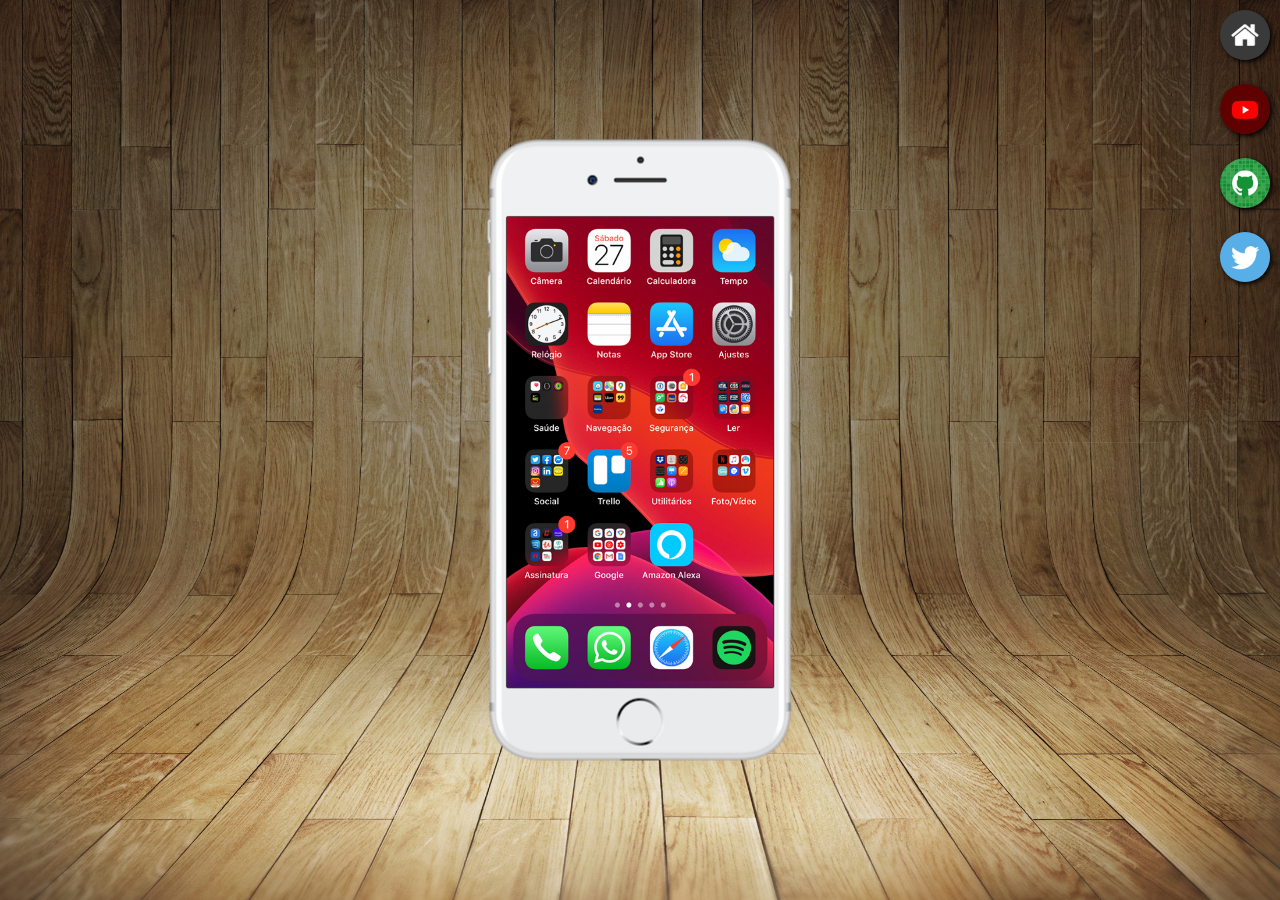
<file: index.html>
<!DOCTYPE html>
<html lang="pt-br">
<head>
    <meta charset="UTF-8">
    <meta name="viewport" content="width=device-width, initial-scale=1.0">
    <title>Redes Sociais</title>
    <link rel="shortcut icon" href="favicon.ico" type="image/x-icon">
    <link rel="stylesheet" href="style.css">
</head>
<body>
    <main>
        <section id="telefone">
            <iframe src="home.html" name="tela" id="tela" frameborder="0">
                Seu navegador não é compatível com esse projeto
            </iframe>
        </section>
        <section id="redes">
            <a href="home.html" target="tela"><img src="imagens/logo-home.jpg" alt=""></a><br>
            <a href="youtube.html" target="tela"><img src="imagens/logo-youtube.jpg" alt=""></a><br>
            <a href="github.html" target="tela"><img src="imagens/logo-github.jpg" alt=""></a><br>
            <a href="twitter.html" target="tela"><img src="imagens/logo-twitter.jpg" alt=""></a><br>
        </section>
    </main>
</body>
</html>
</file>
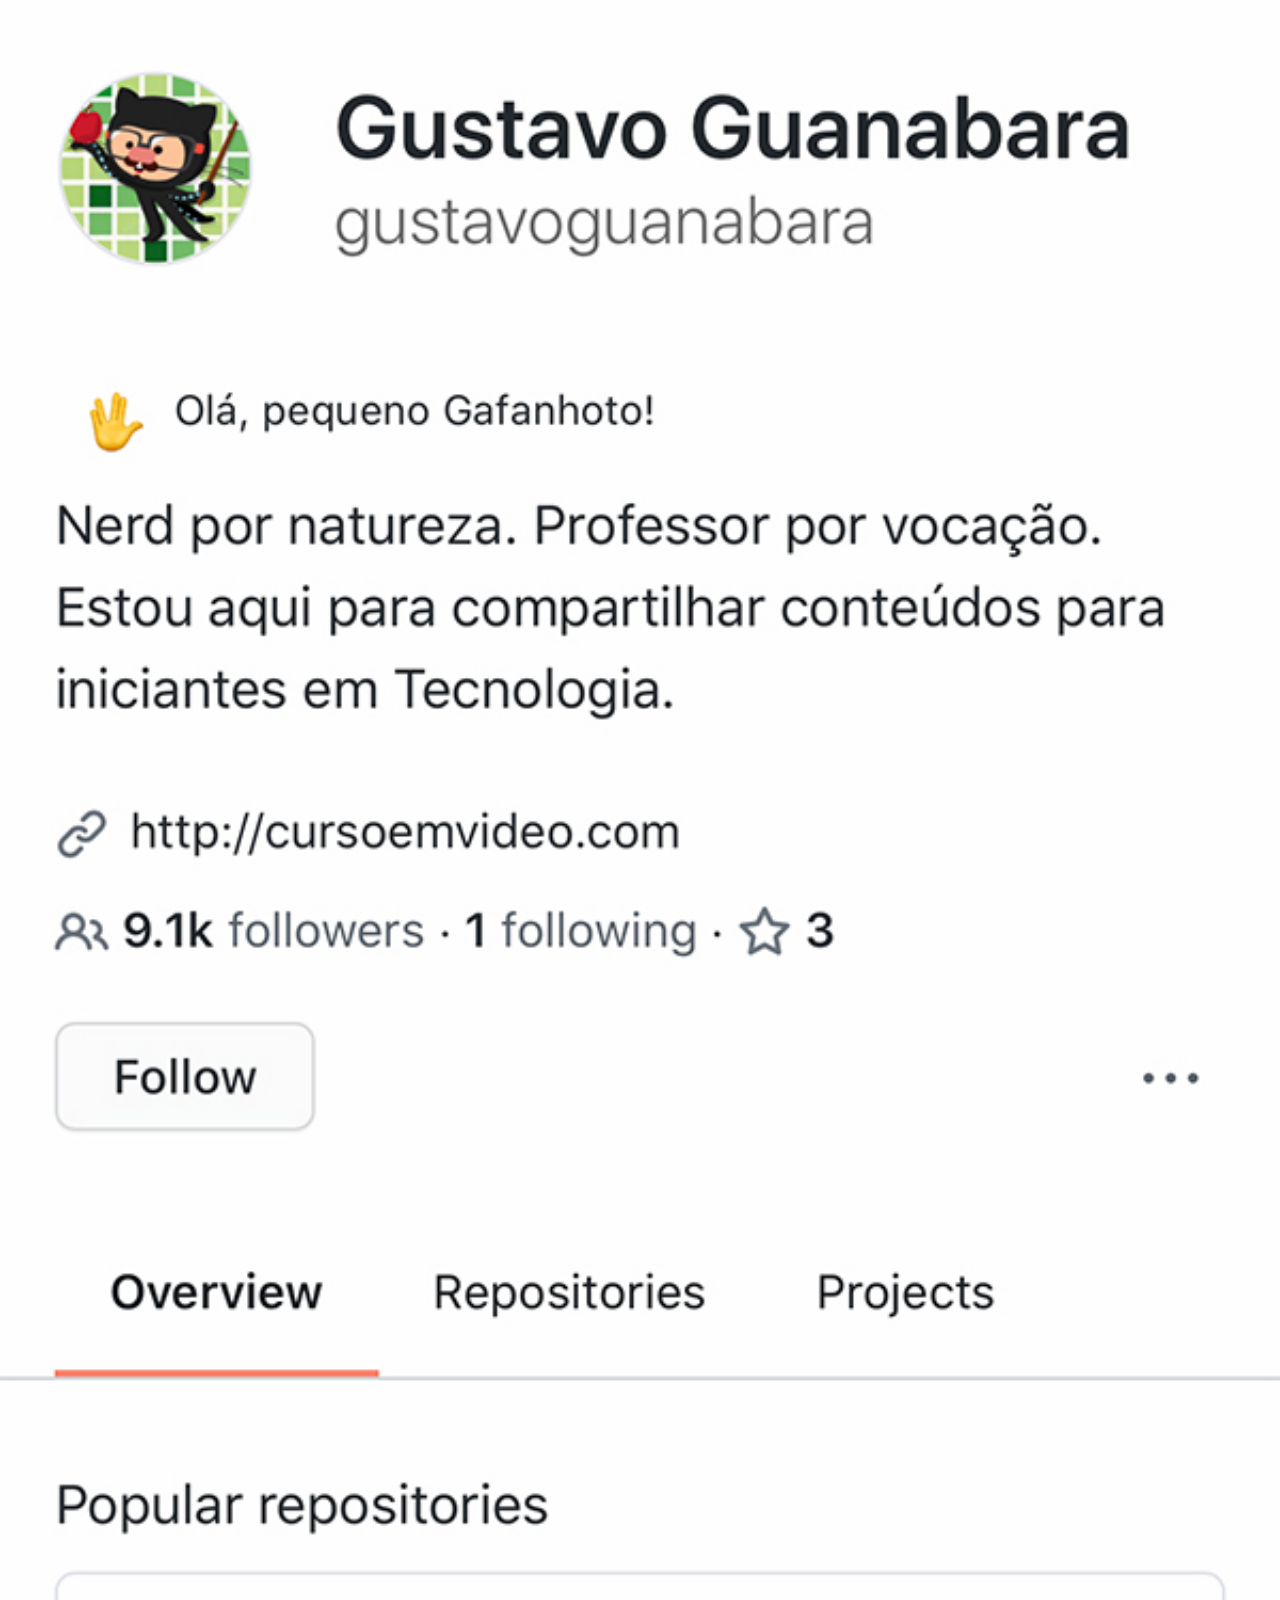
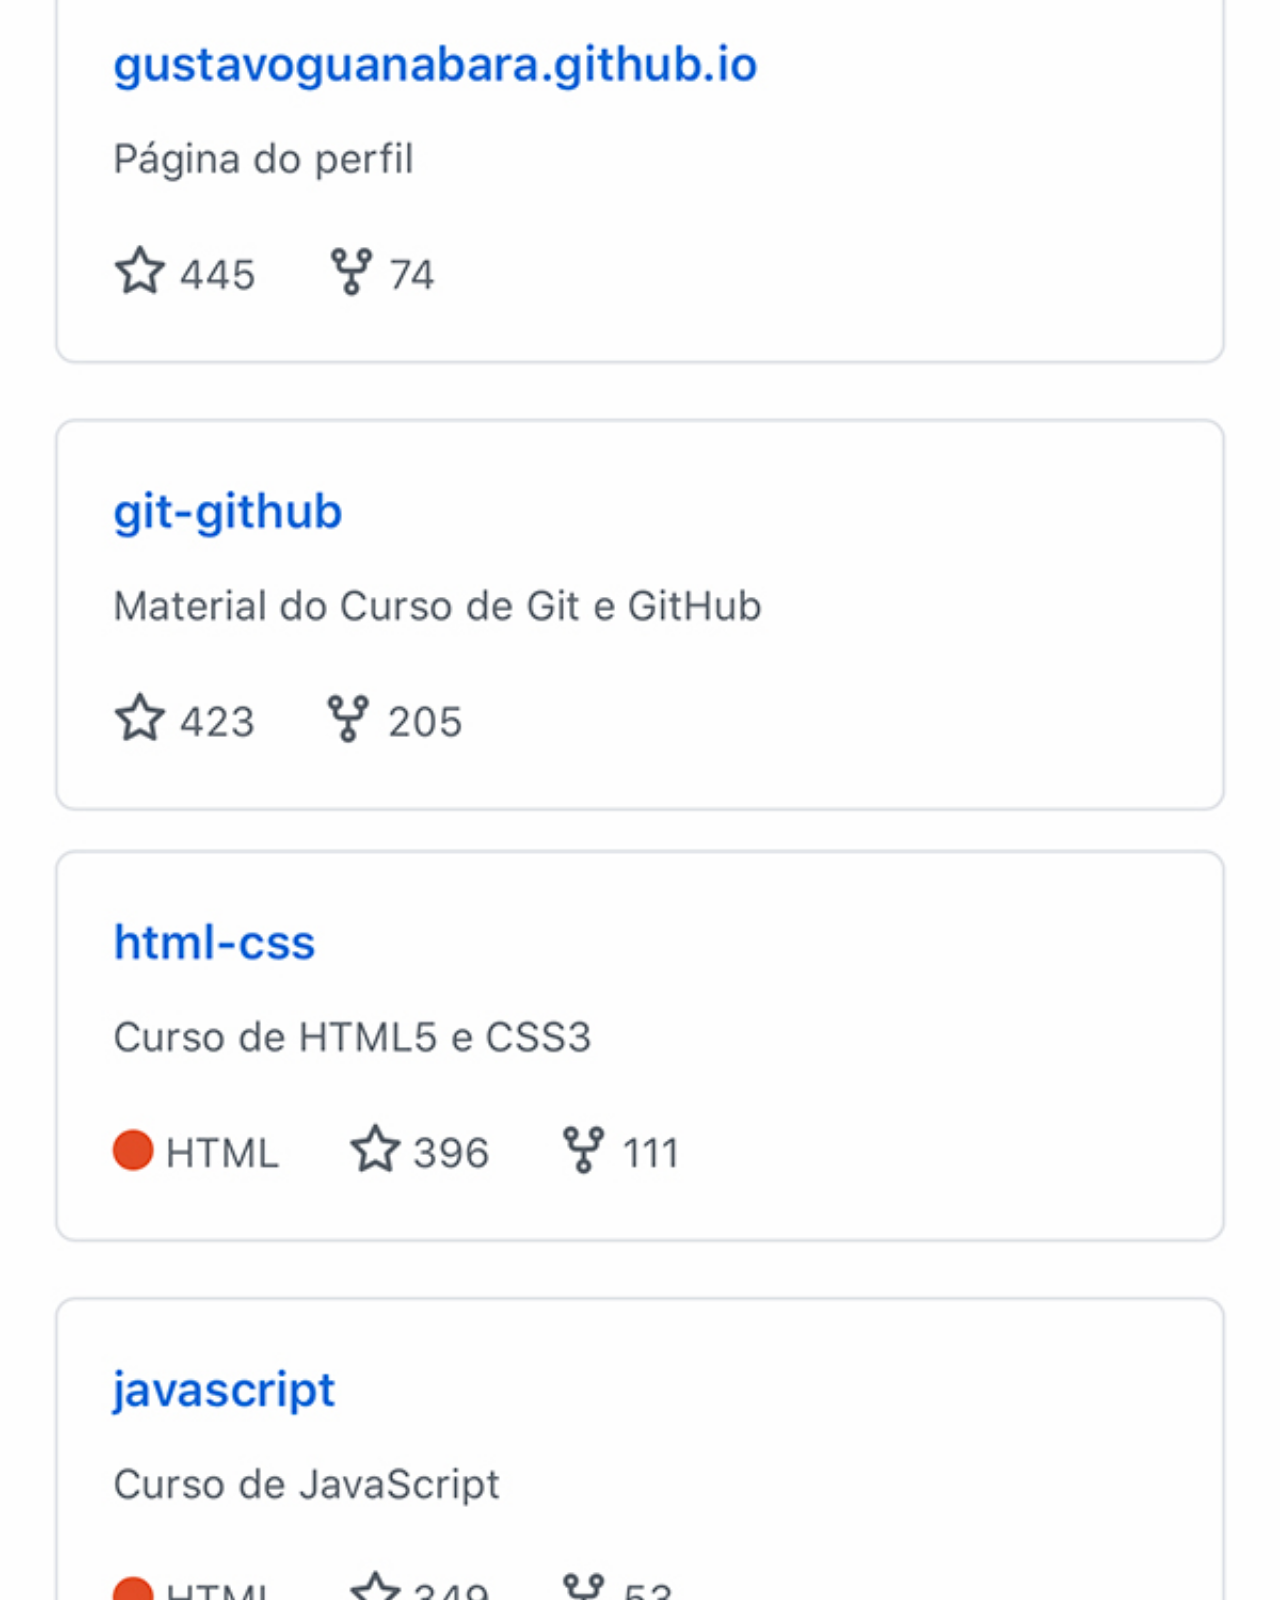
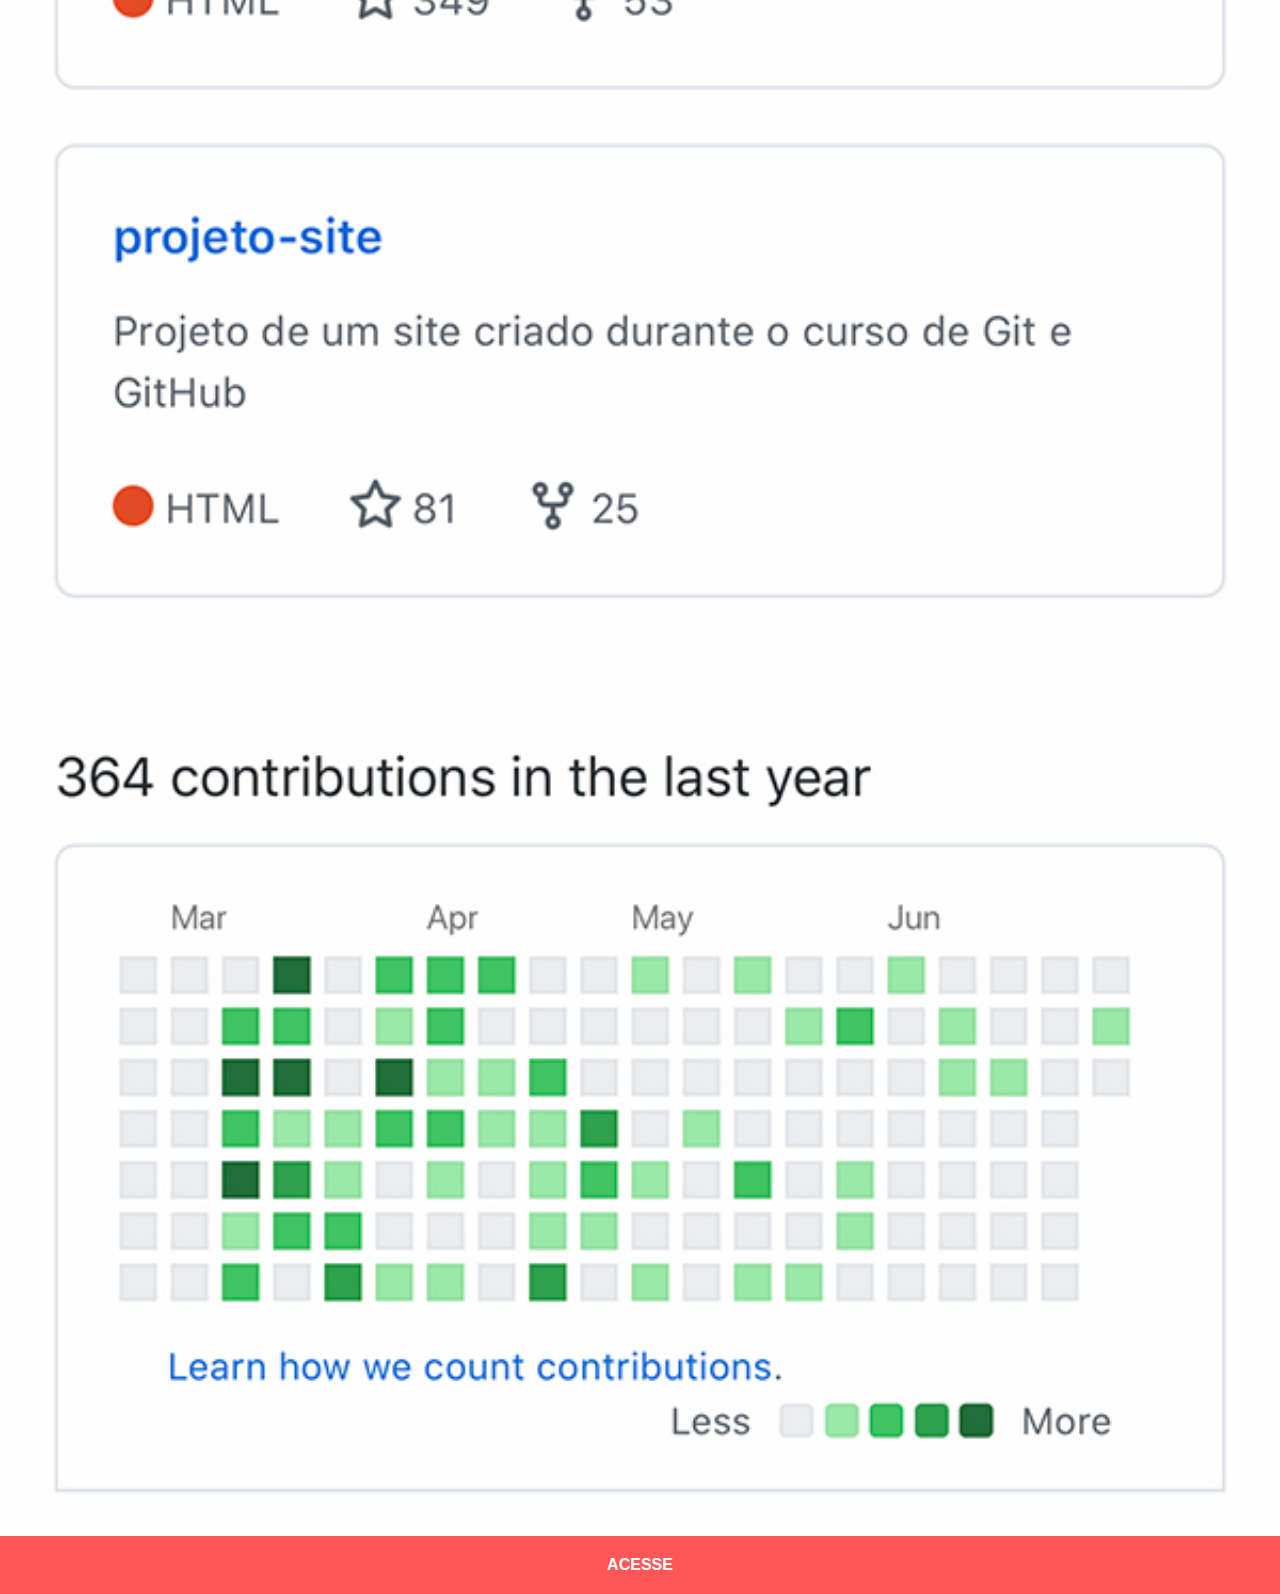
<file: github.html>
<!DOCTYPE html>
<html lang="pt-br">
<head>
    <meta charset="UTF-8">
    <meta name="viewport" content="width=device-width, initial-scale=1.0">
    <title>GitHub</title>
    <style>
        *
        {
            padding: 0px;
            margin: 0px;
            font-family: Arial, Helvetica, sans-serif;
        }

        ::-webkit-scrollbar
        {
            width: 0px;
            height: 0px;
        }

        img
        {
            width: 100vw;
        }

        a
        {
            display: block;
            color: white;
            background-color: rgba(255, 0, 0, 0.658);
            padding: 20px;
            text-align: center;
            font-weight: bolder;
            text-decoration: none;
        }

        a:hover
        {
            background-color: red;
        }
    </style>
</head>
<body>
    <img src="imagens/tela-github.jpg" alt="GitHub">
    <a href="https://github.com" target="_blank">ACESSE</a>
</body>
</html>
</file>
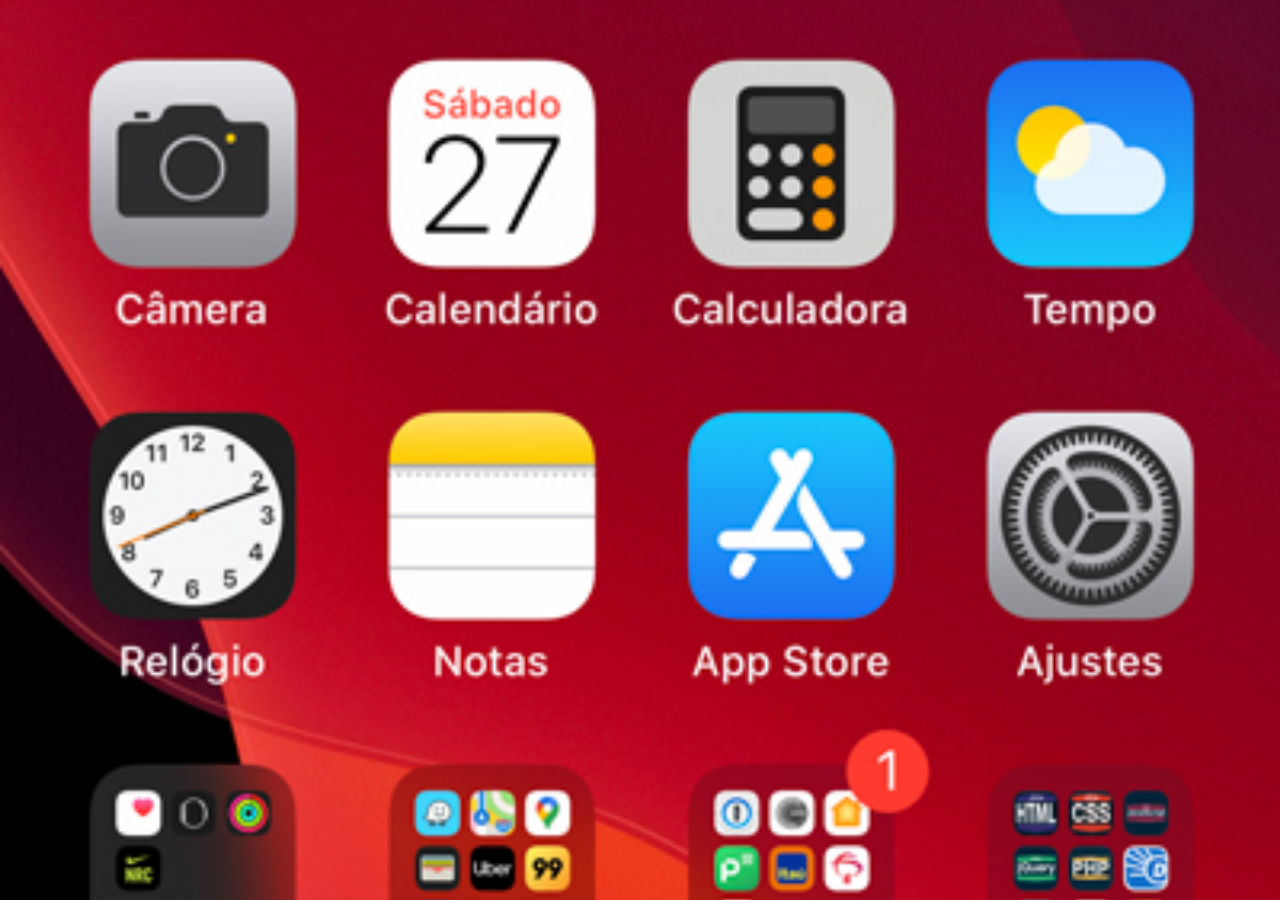
<file: home.html>
<!DOCTYPE html>
<html lang="pt-br">
<head>
    <meta charset="UTF-8">
    <meta name="viewport" content="width=device-width, initial-scale=1.0">
    <title>Document</title>
</head>
<body>
    <style>
        *
        {
            margin: 0px;
            padding: 0px;
        }

        body
        {
            width: 100vw;
            height: 100vh;
            background: black url(imagens/tela-home.jpg) no-repeat top center;
            background-size: cover;
        }


    </style>
</body>
</html>
</file>
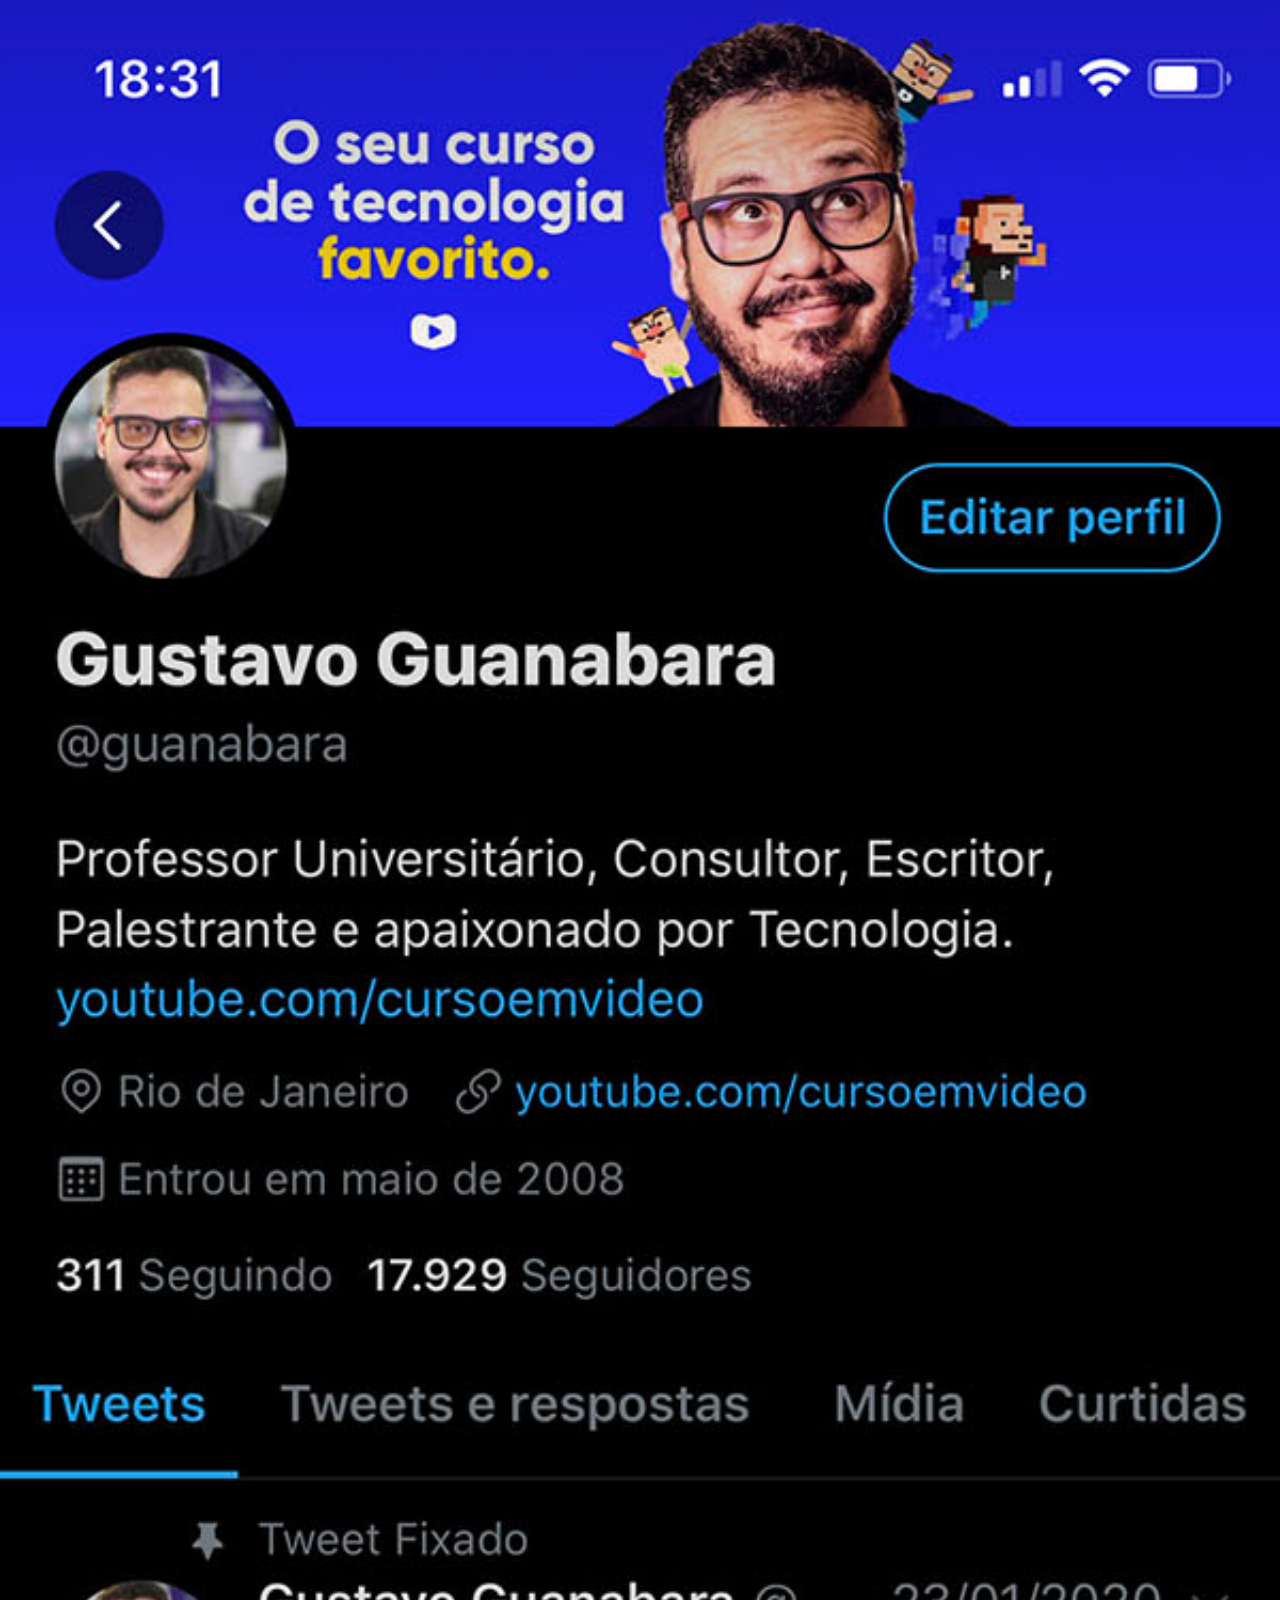
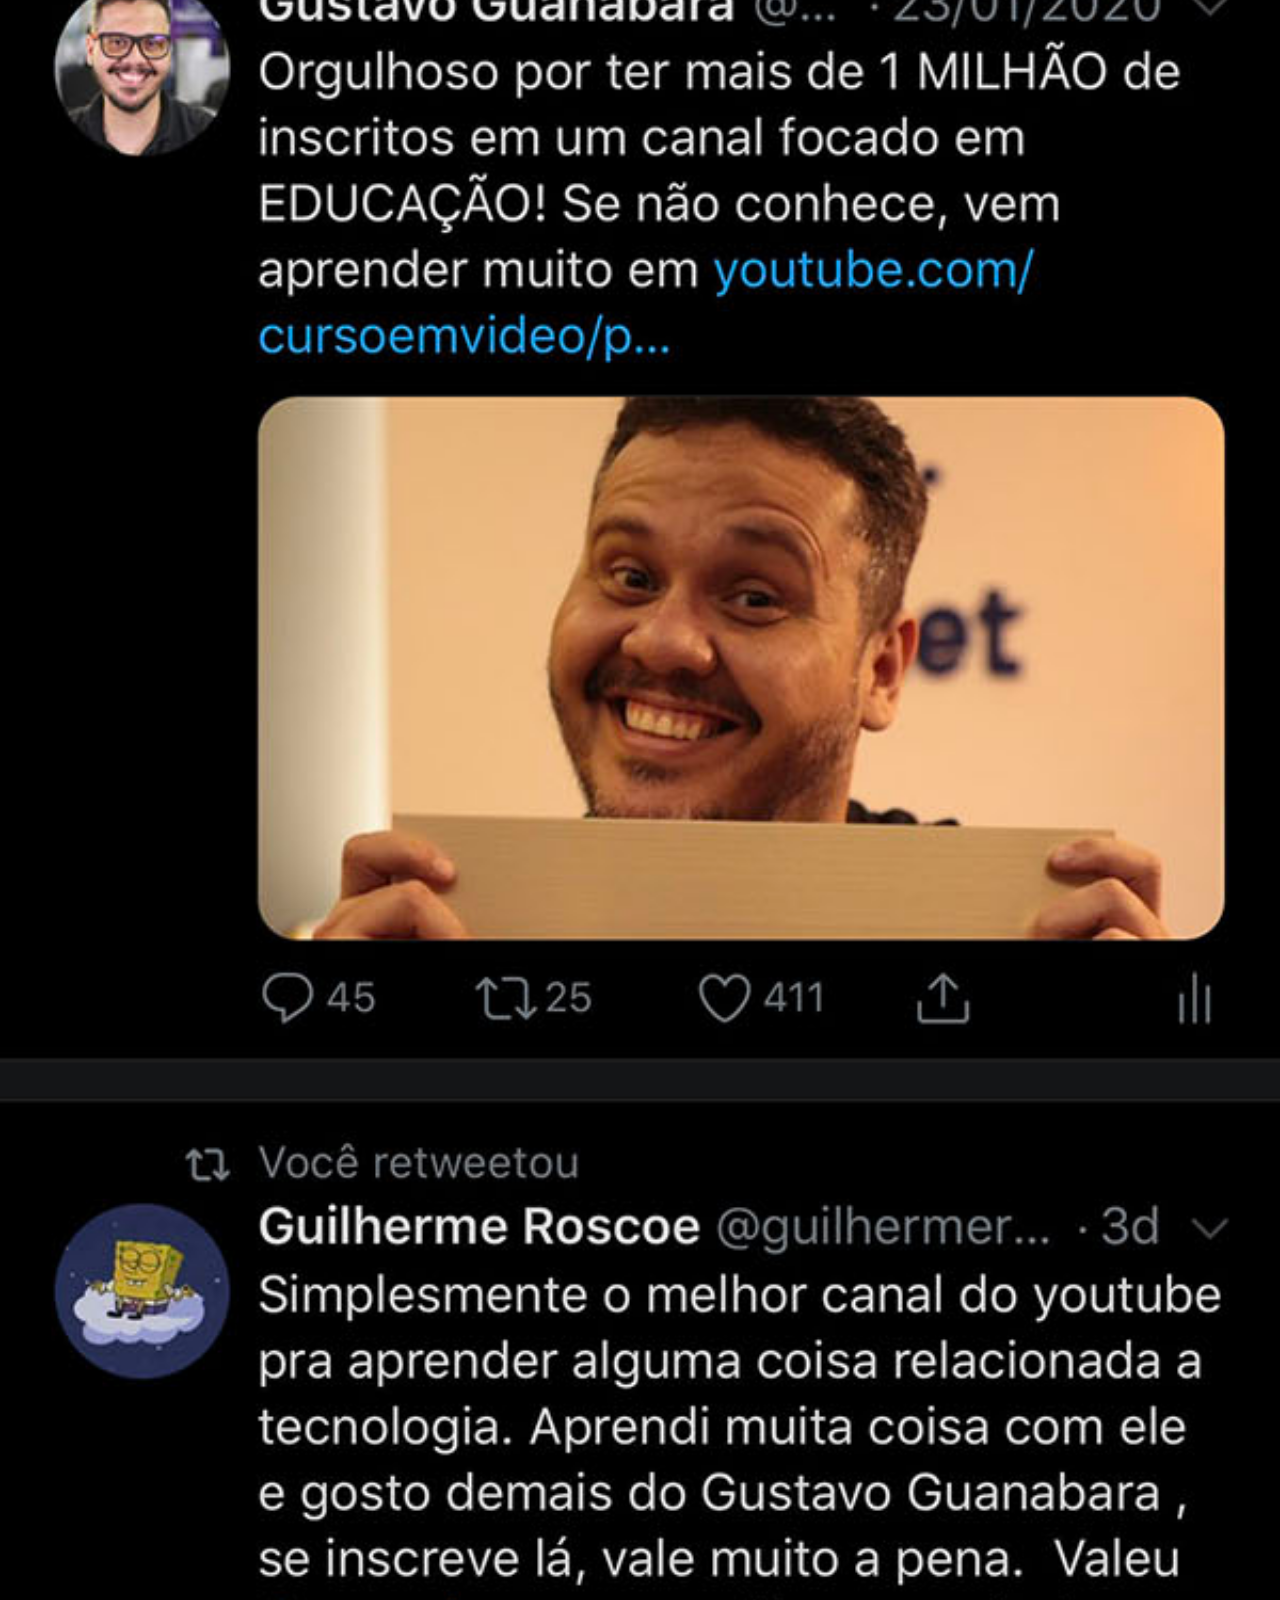
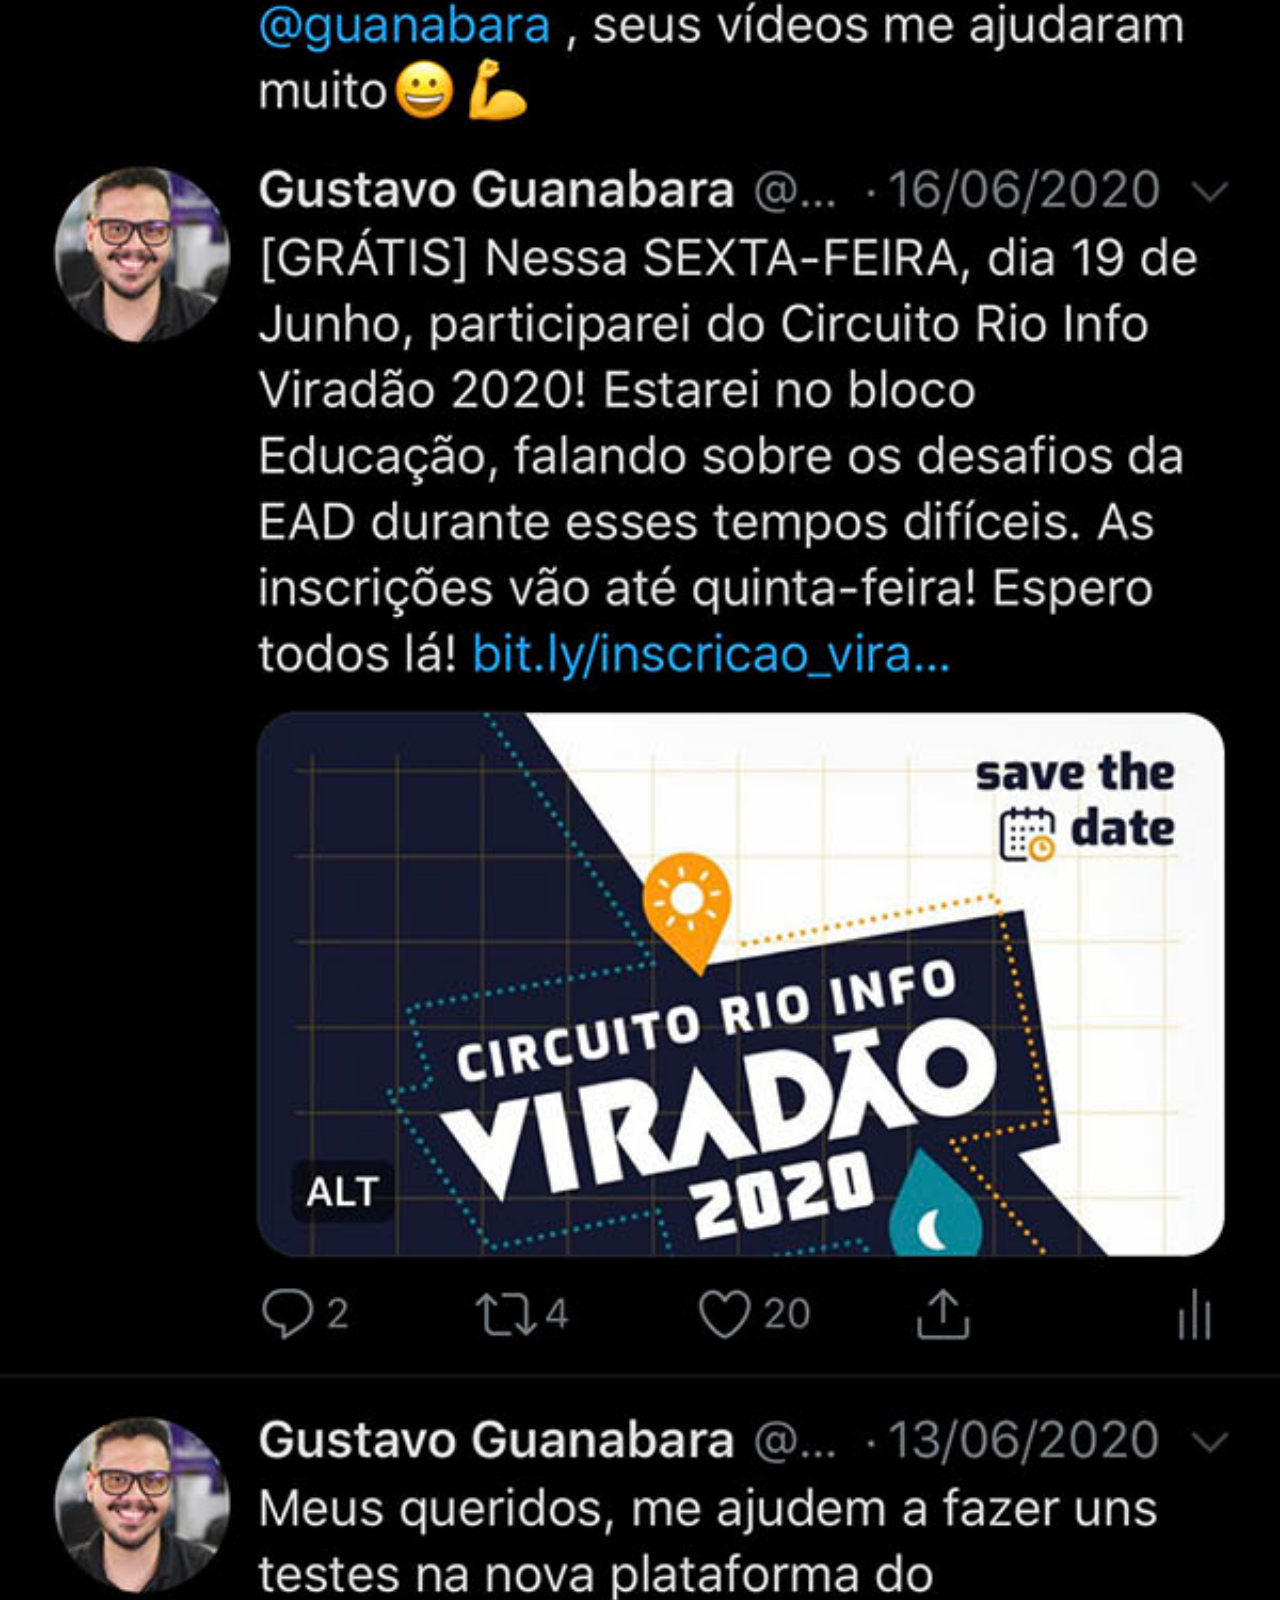
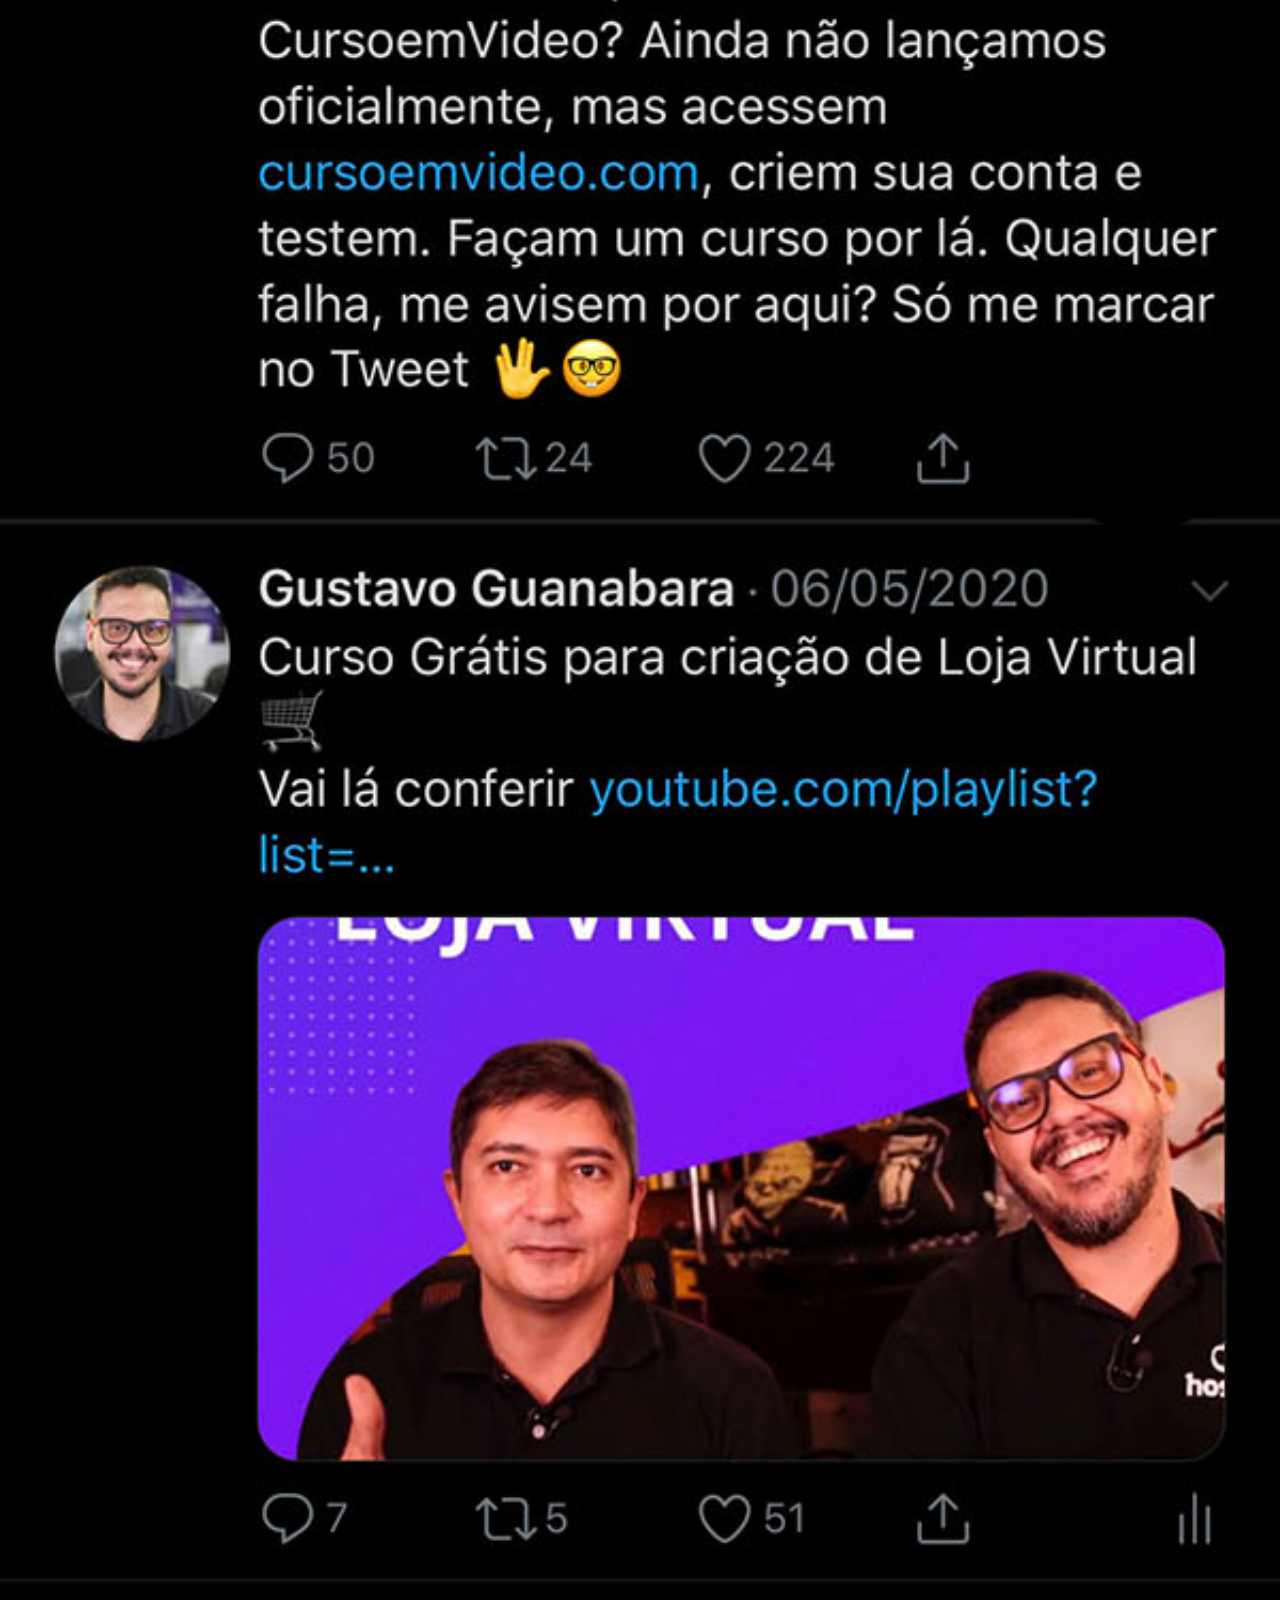
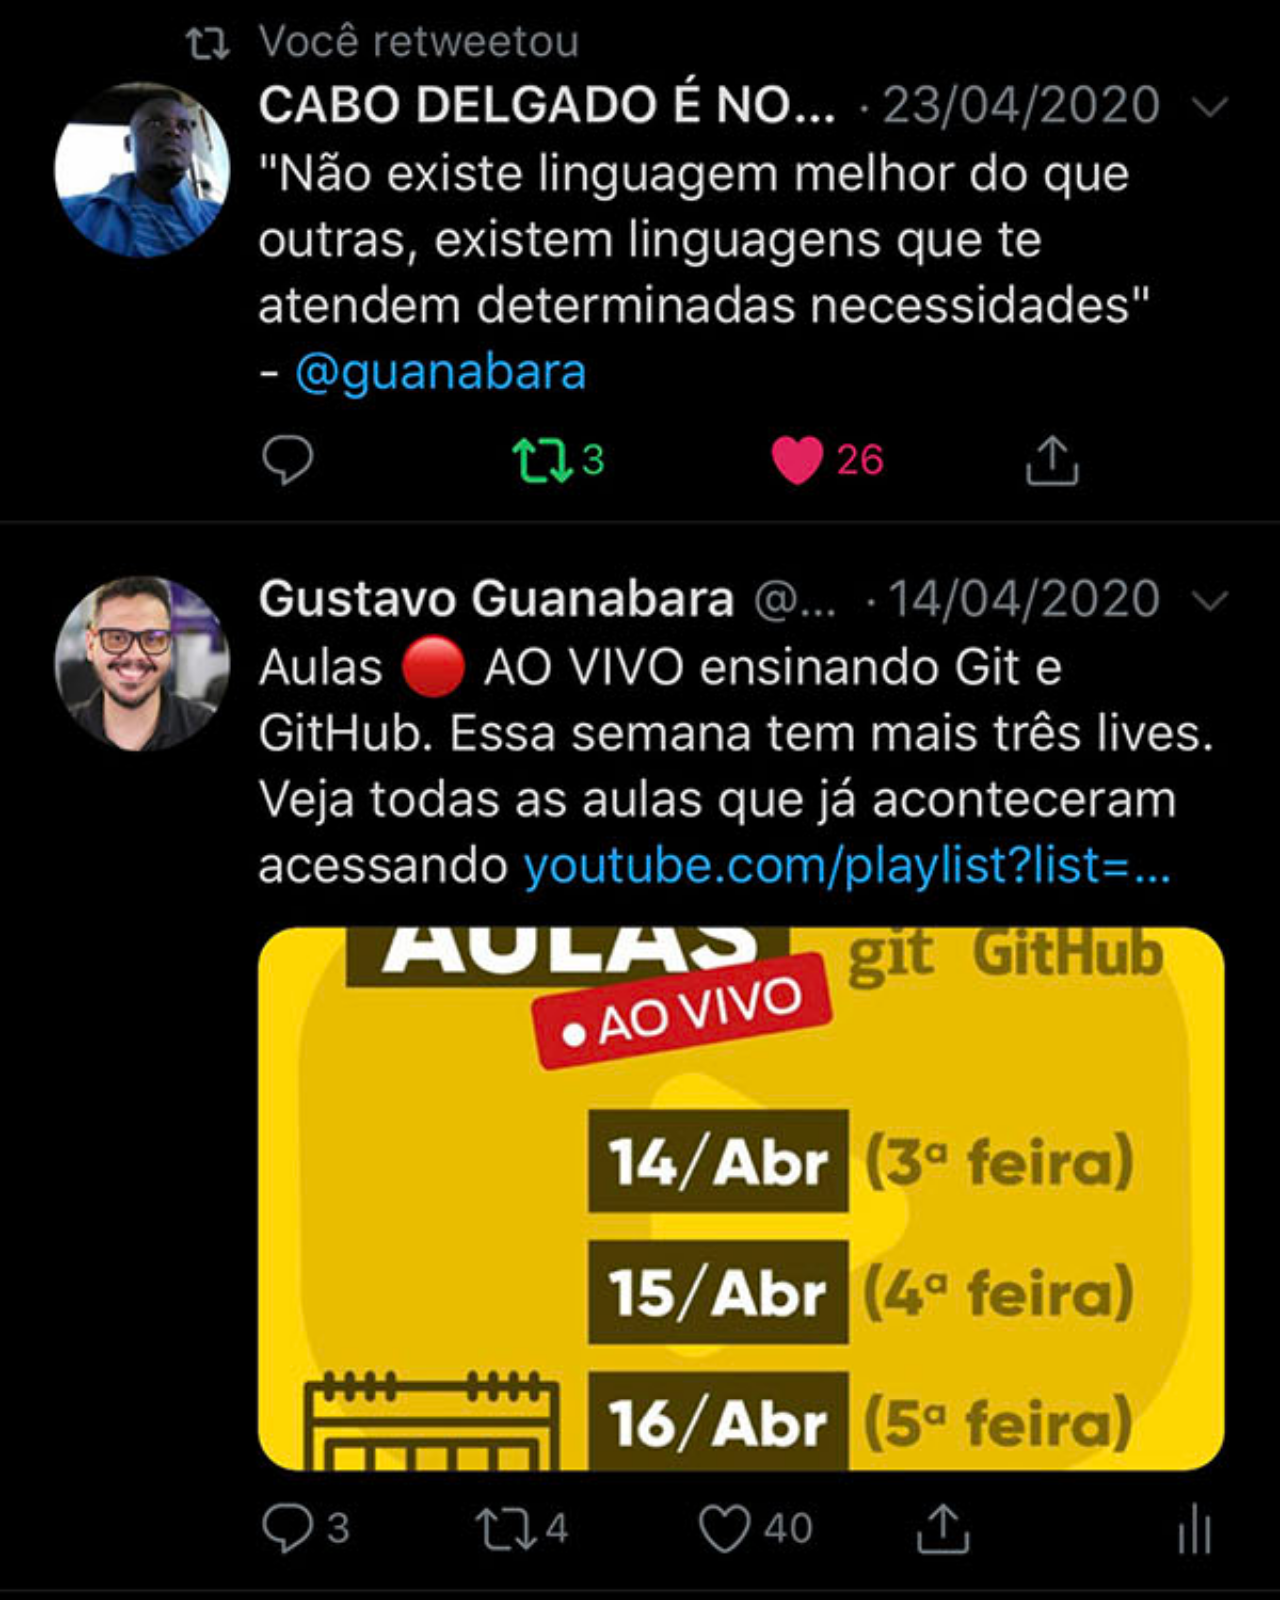
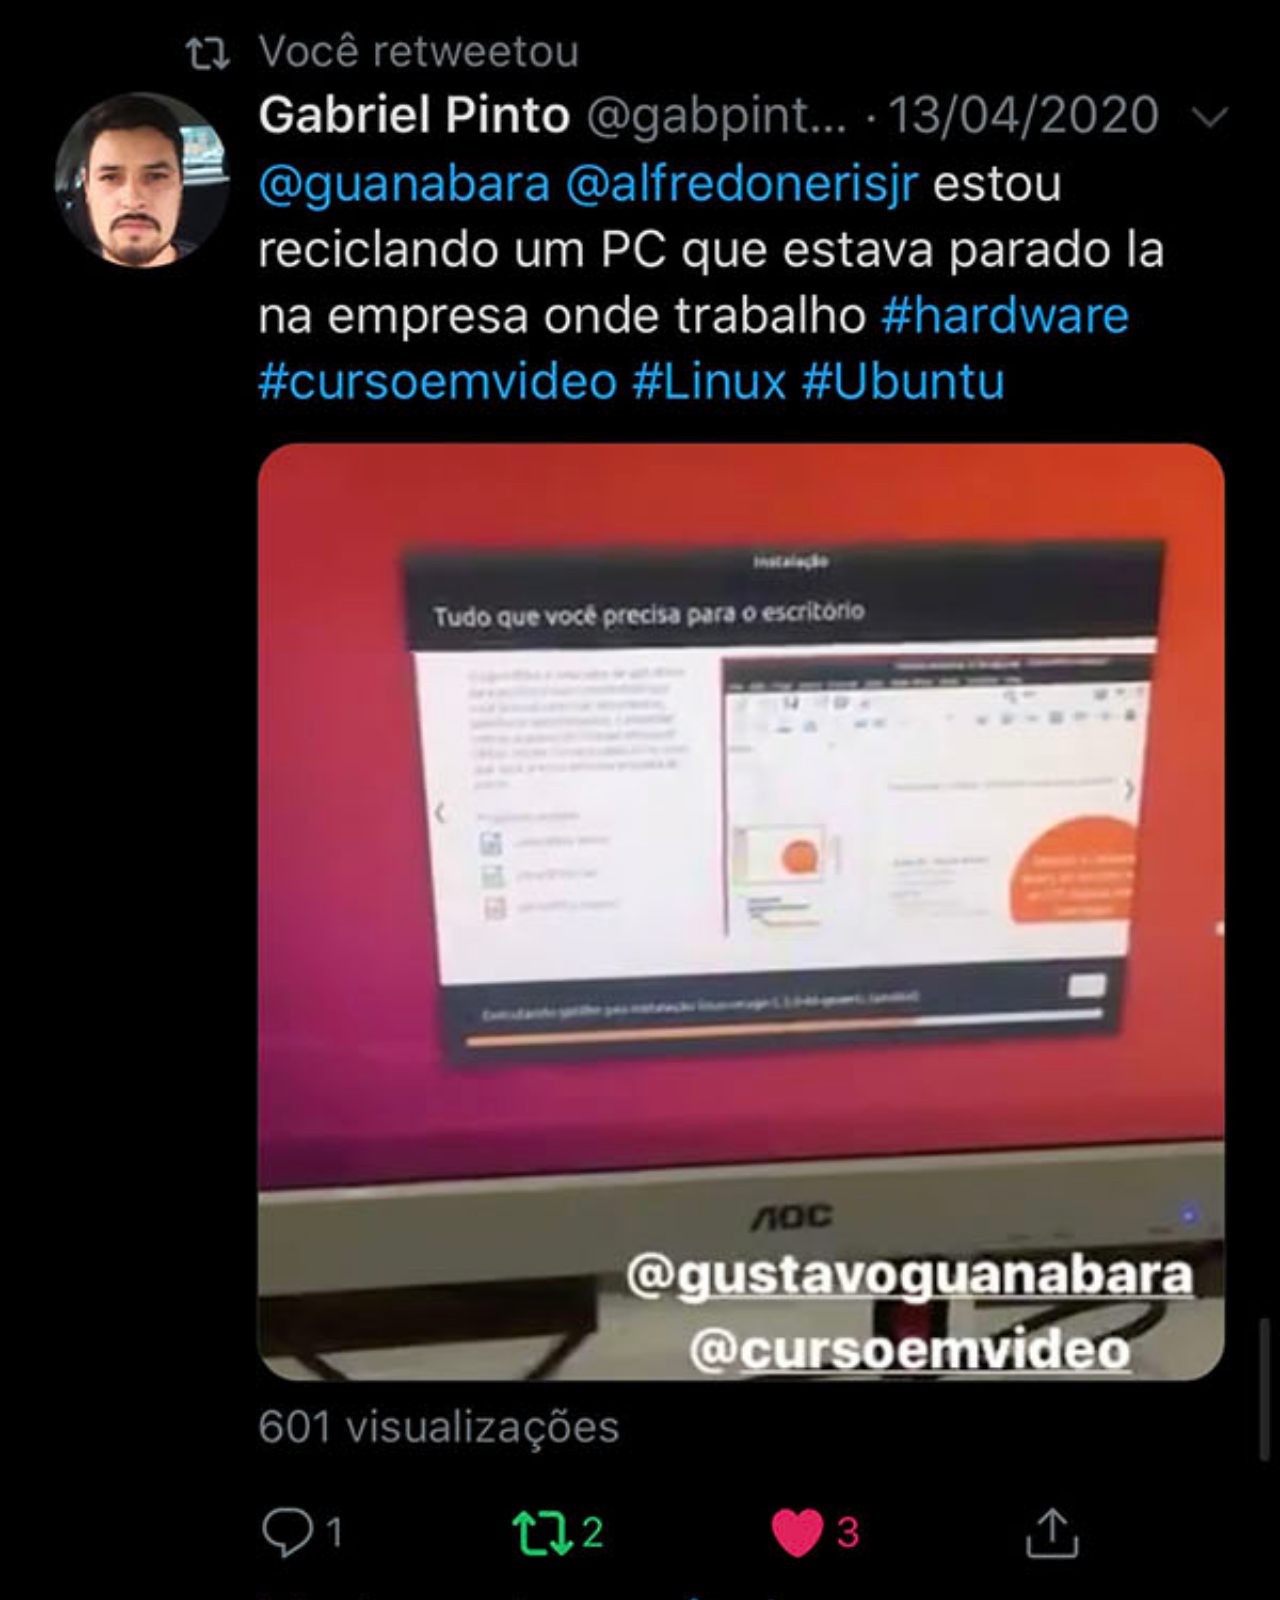
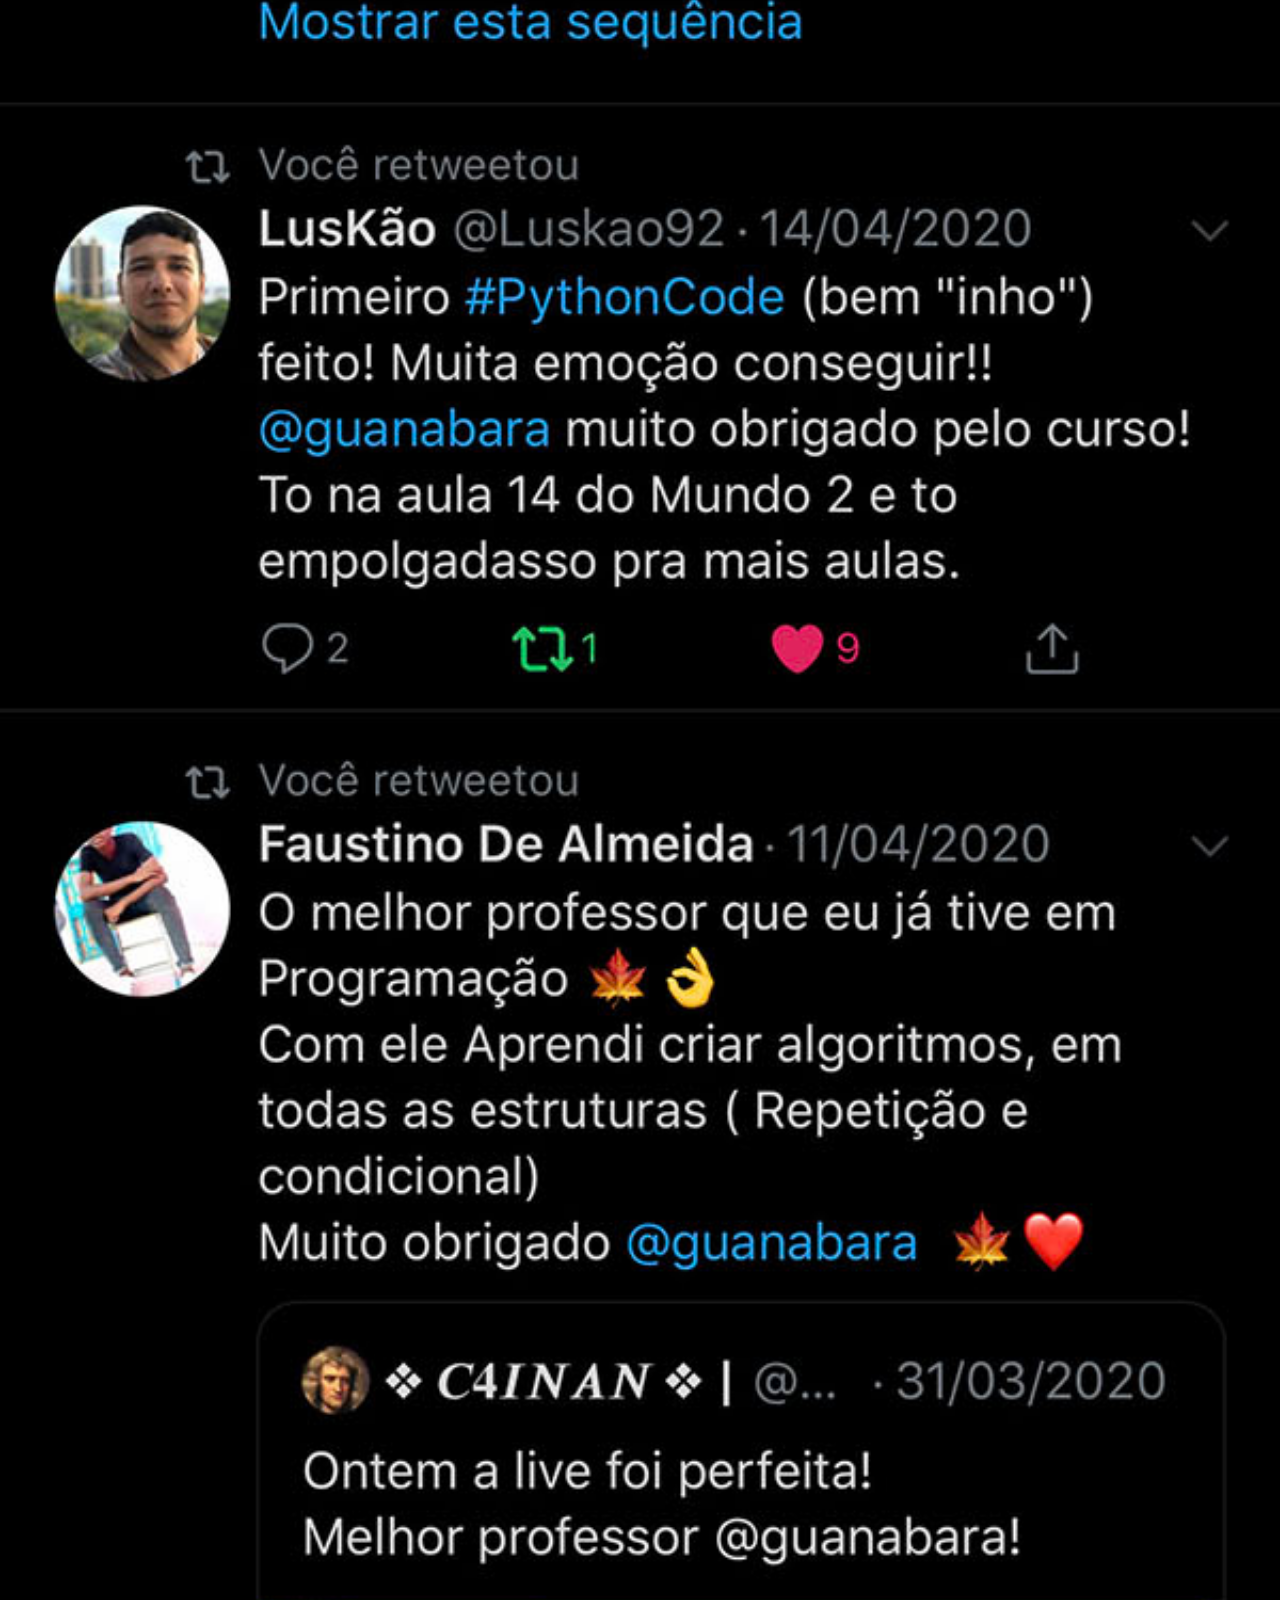
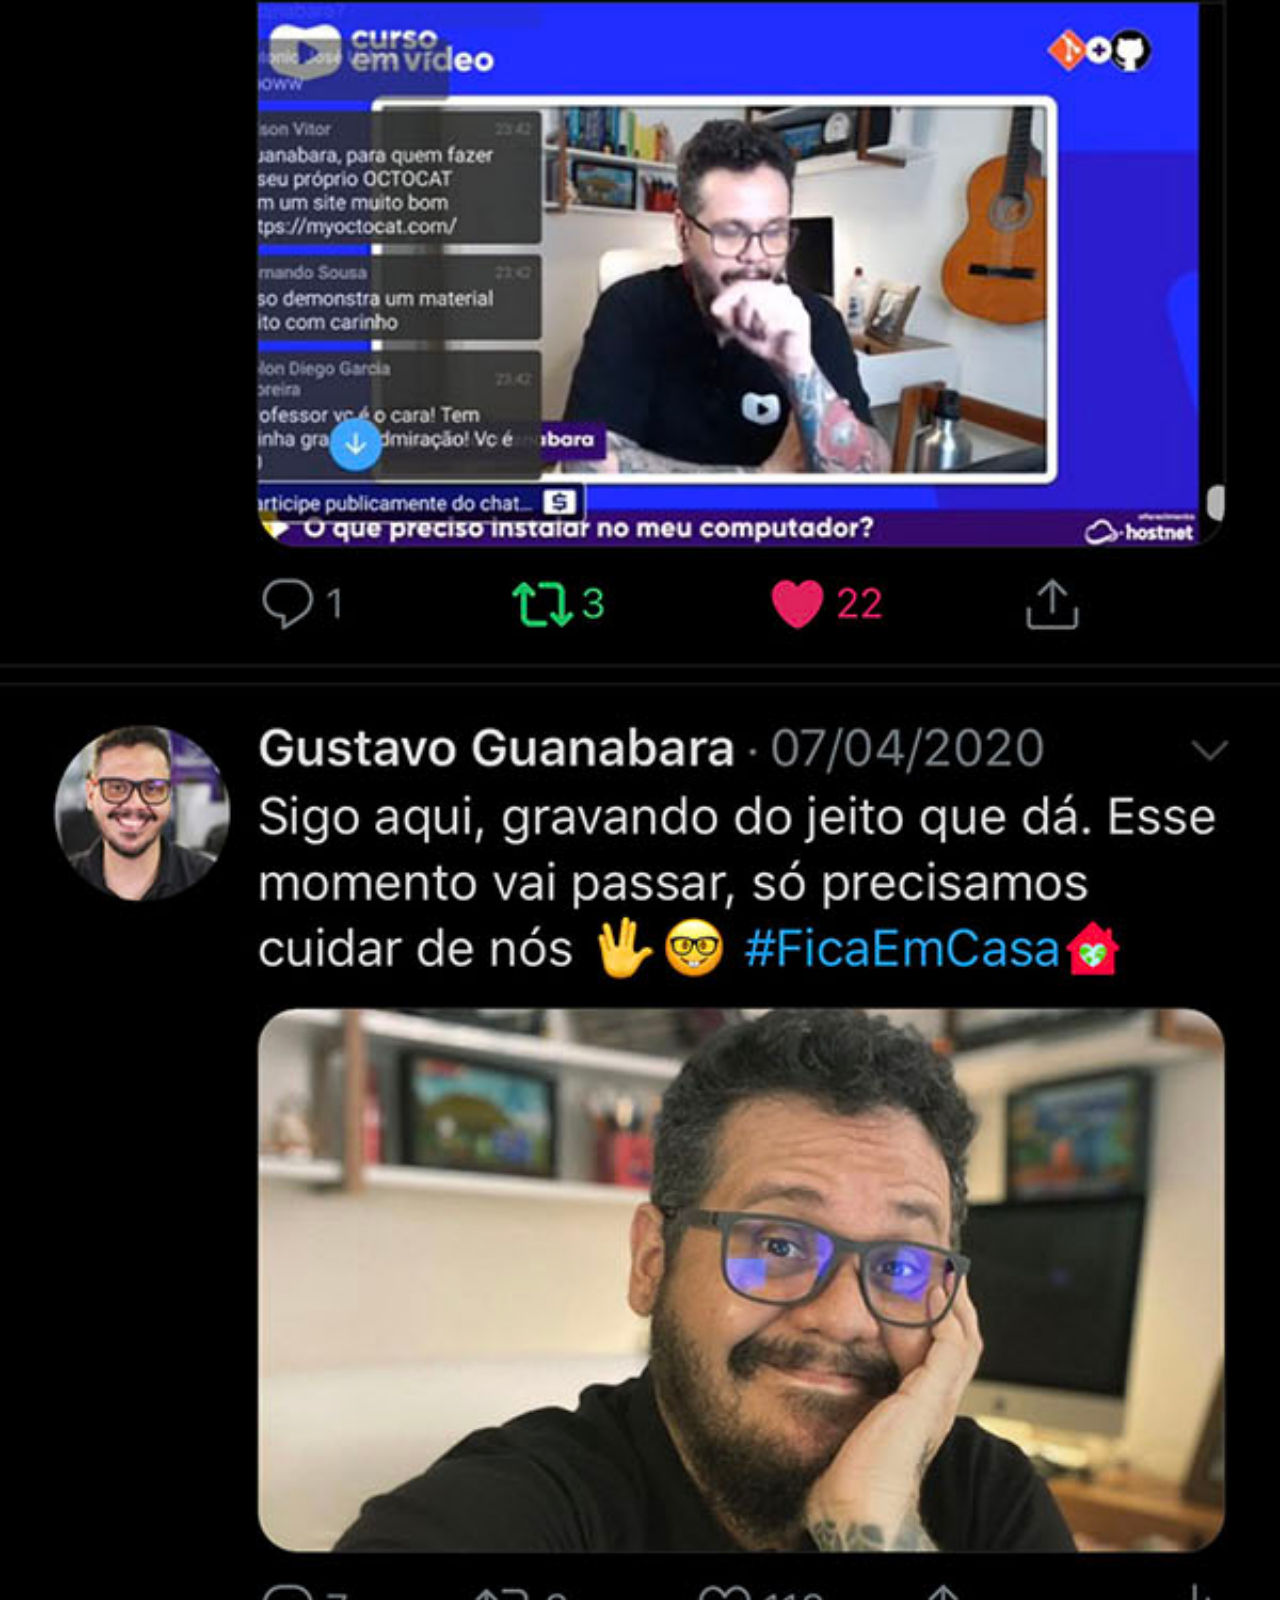
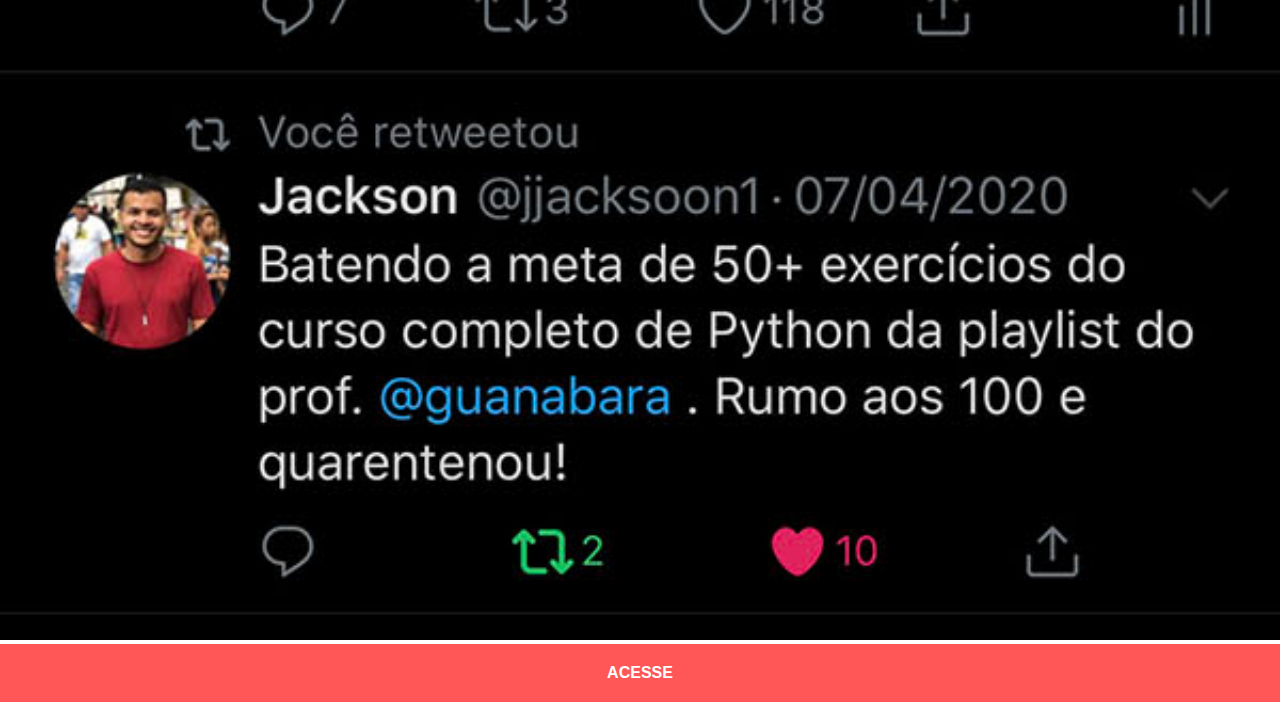
<file: twitter.html>
<!DOCTYPE html>
<html lang="pt-br">
<head>
    <meta charset="UTF-8">
    <meta name="viewport" content="width=device-width, initial-scale=1.0">
    <title>Twitter</title>
    <style>
        *
        {
            padding: 0px;
            margin: 0px;
            font-family: Arial, Helvetica, sans-serif;
        }

        ::-webkit-scrollbar
        {
            width: 0px;
            height: 0px;
        }

        img
        {
            width: 100vw;
        }

        a
        {
            display: block;
            color: white;
            background-color: rgba(255, 0, 0, 0.658);
            padding: 20px;
            text-align: center;
            font-weight: bolder;
            text-decoration: none;
        }

        a:hover
        {
            background-color: red;
        }
    </style>
</head>
<body>
    <img src="imagens/tela-twitter.jpg" alt="Twitter">
    <a href="https://twitter.com" target="_blank">ACESSE</a>
</body>
</html>
</file>
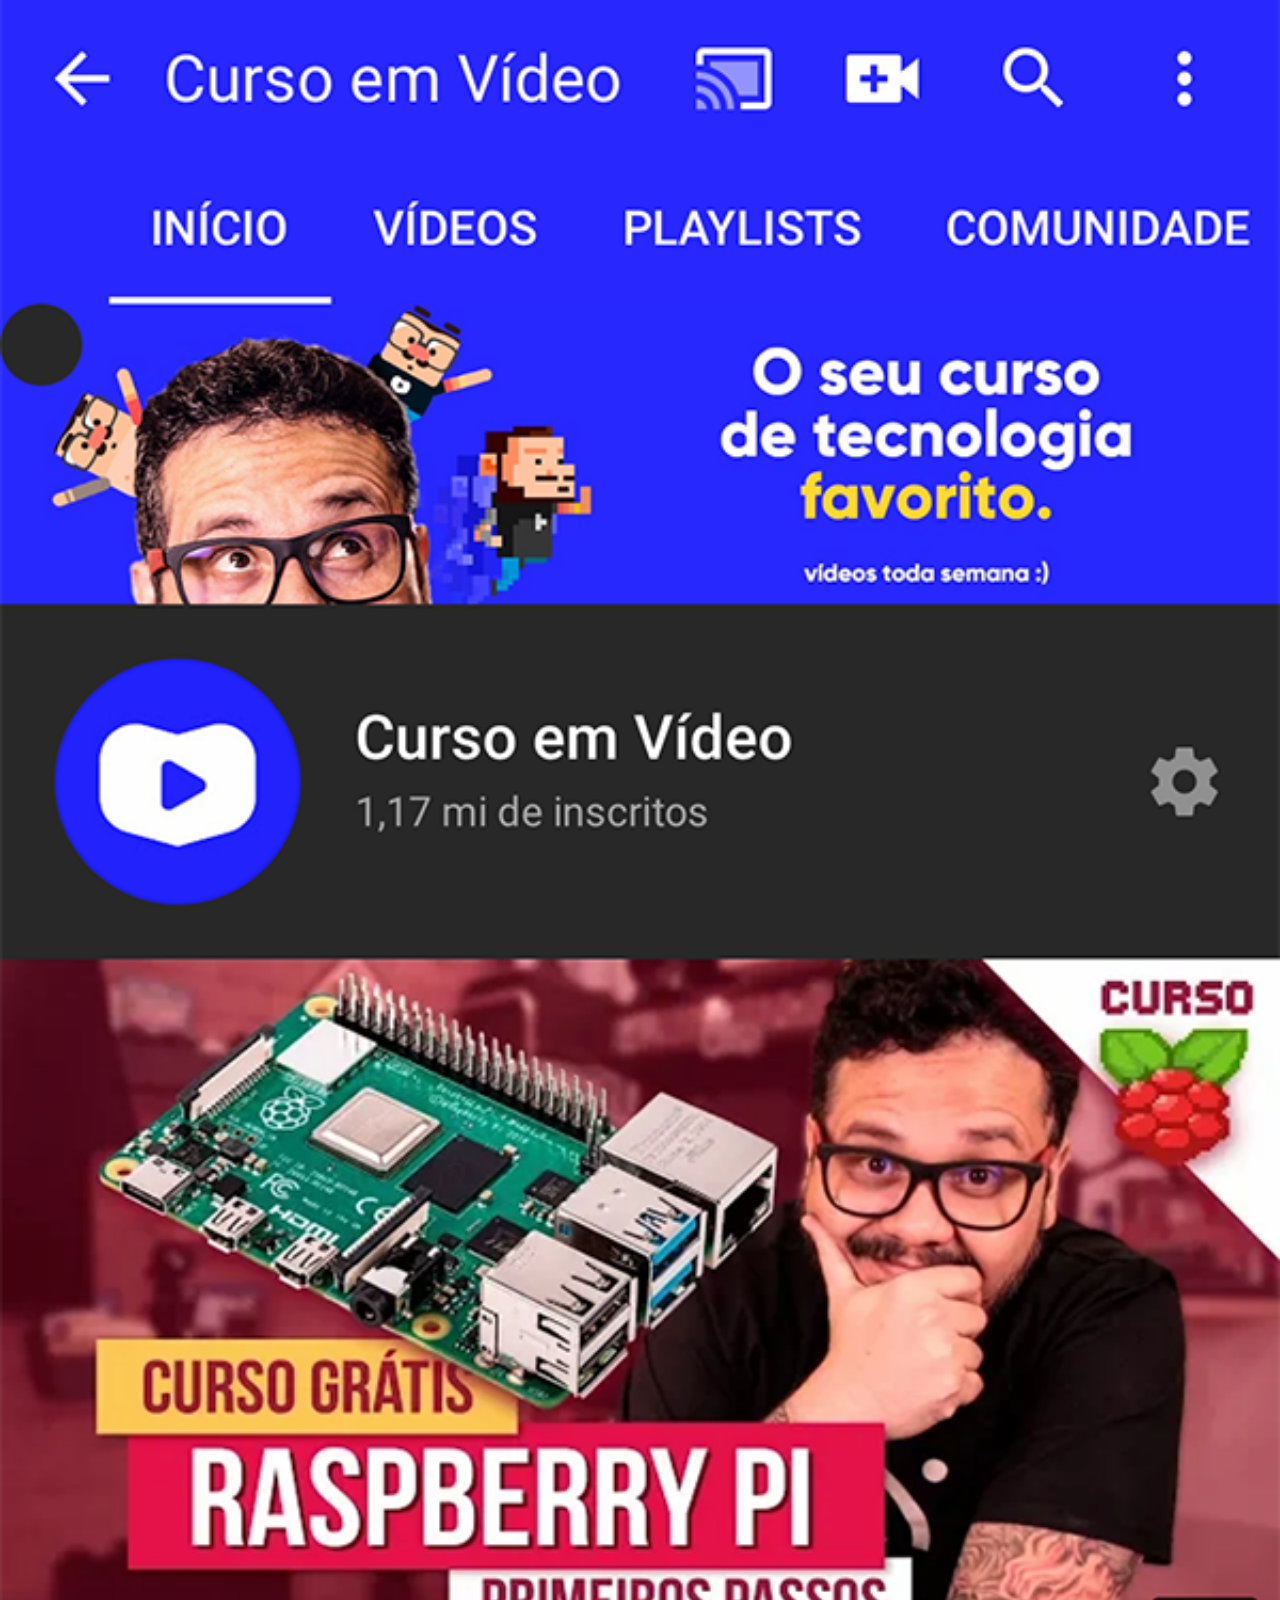
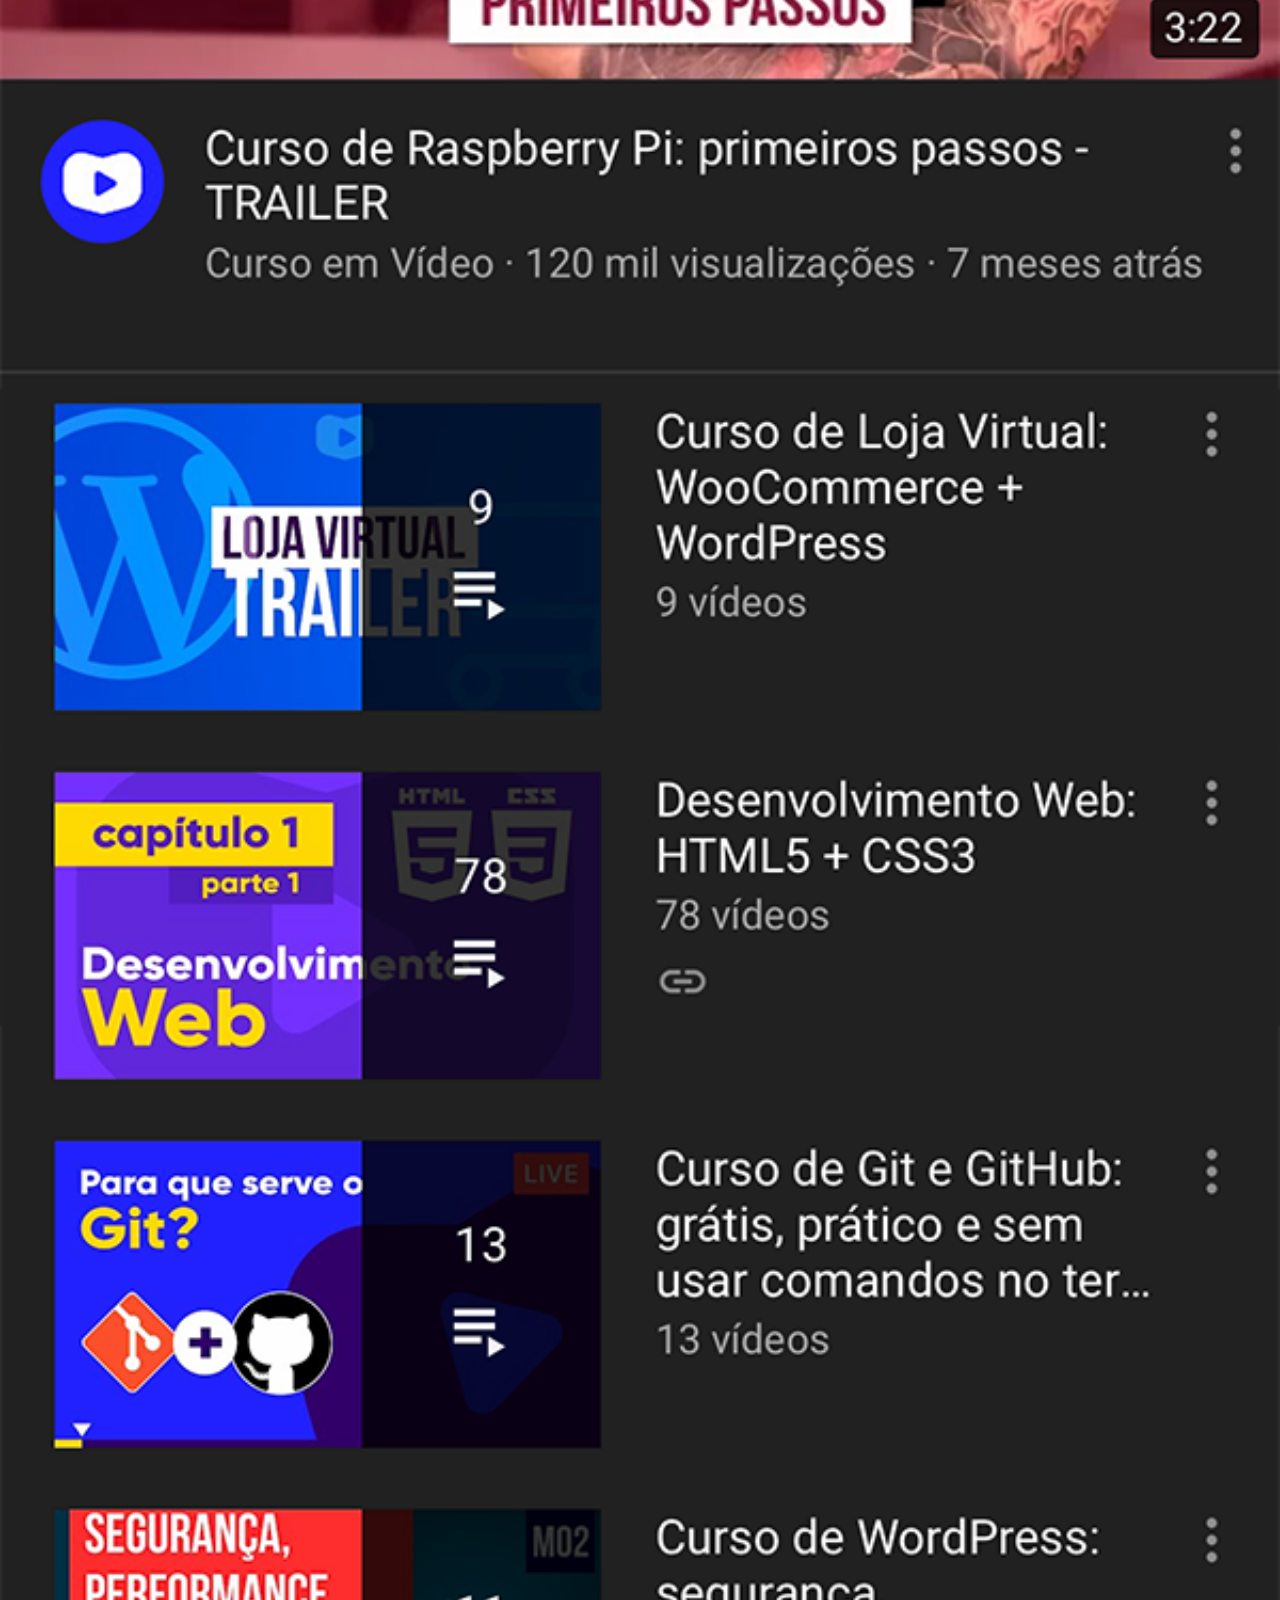
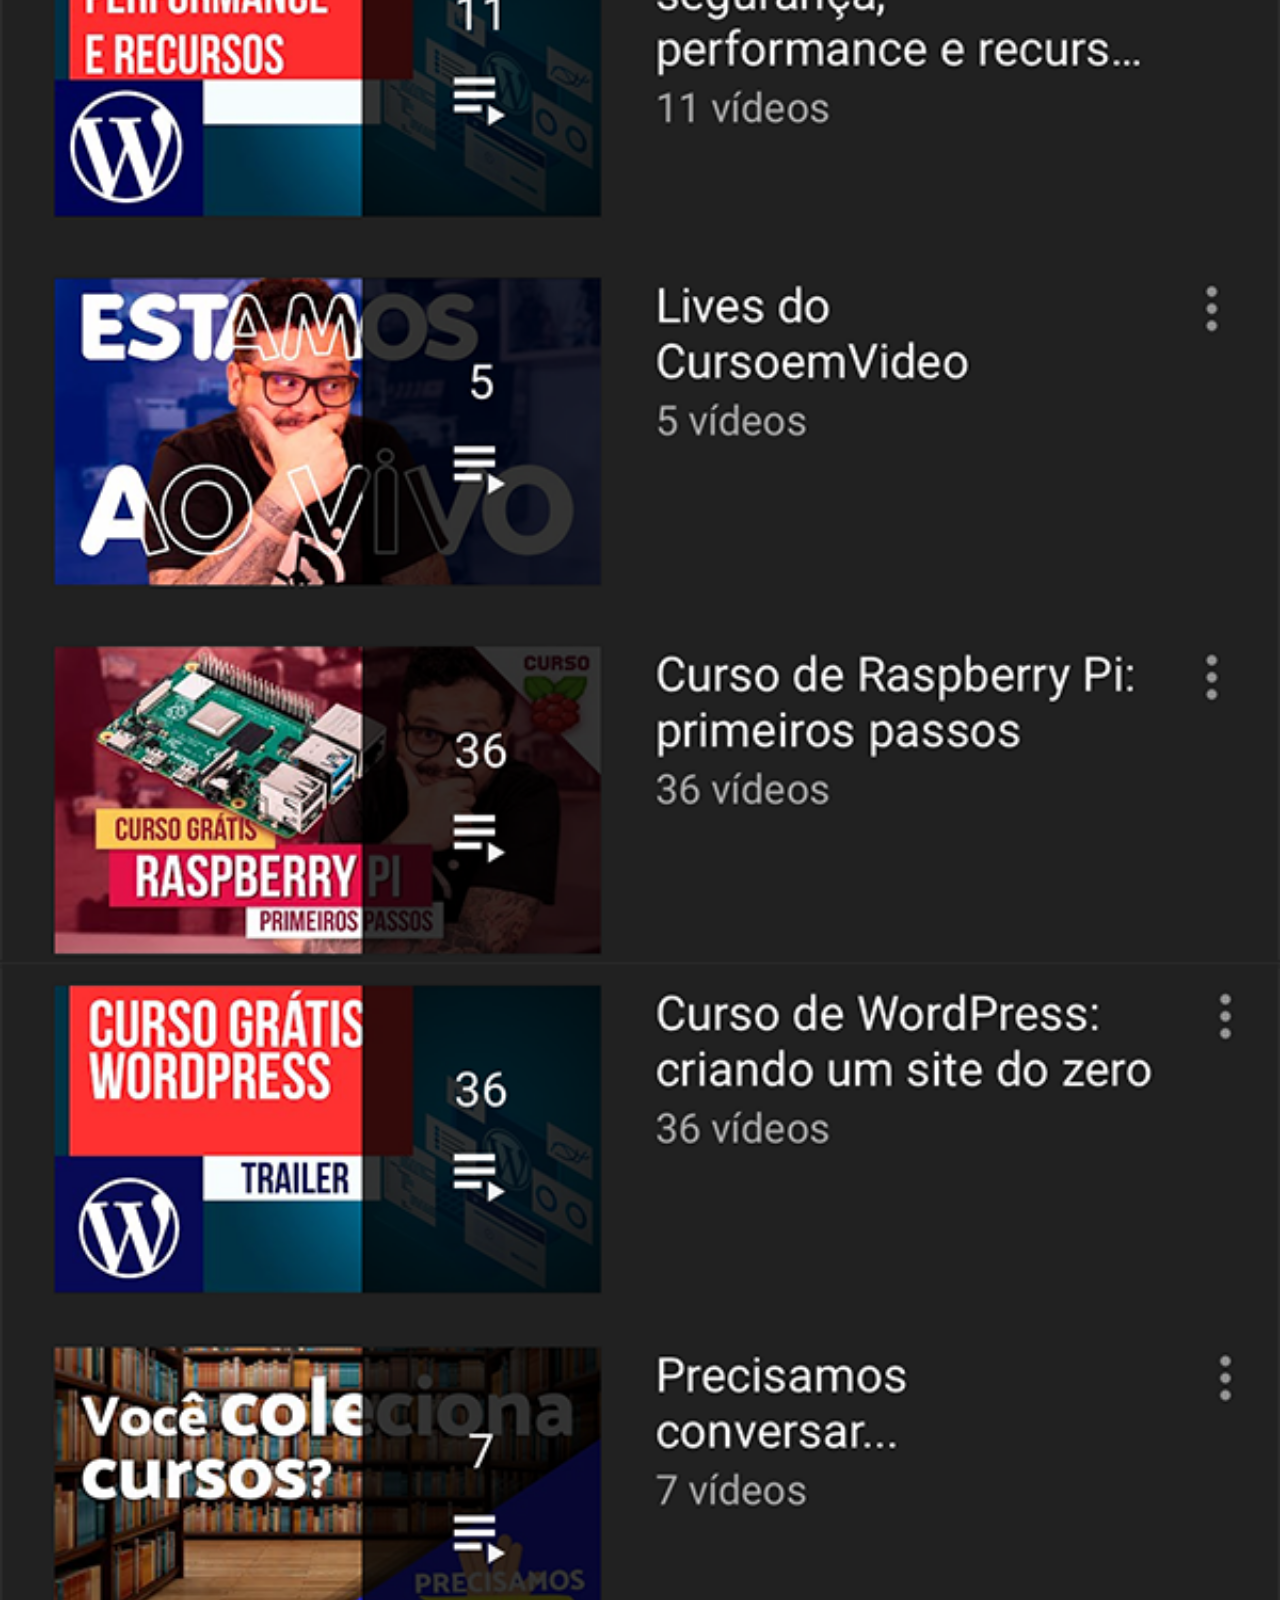
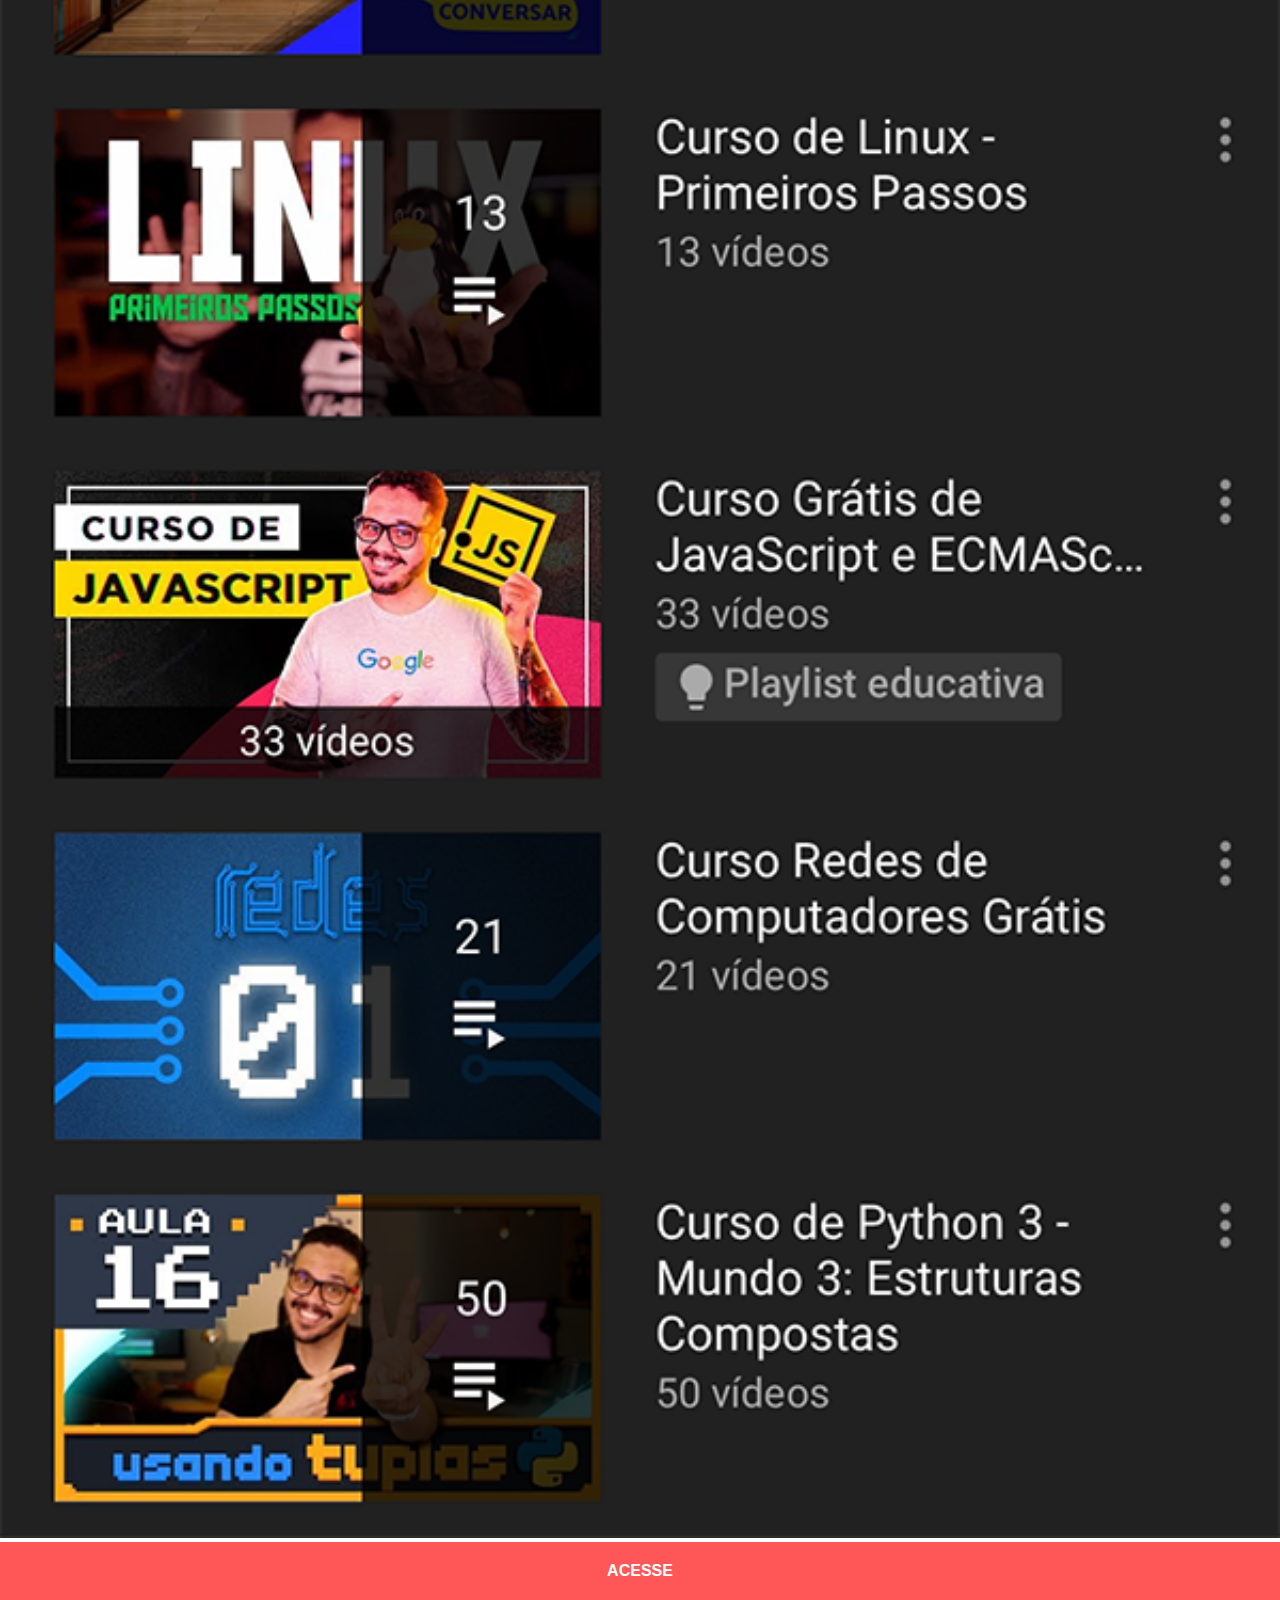
<file: youtube.html>
<!DOCTYPE html>
<html lang="pt-br">
<head>
    <meta charset="UTF-8">
    <meta name="viewport" content="width=device-width, initial-scale=1.0">
    <title>YouTube</title>
    <style>
        *
        {
            padding: 0px;
            margin: 0px;
            font-family: Arial, Helvetica, sans-serif;
        }

        ::-webkit-scrollbar
        {
            width: 0px;
            height: 0px;
        }

        img
        {
            width: 100vw;
        }

        a
        {
            display: block;
            color: white;
            background-color: rgba(255, 0, 0, 0.658);
            padding: 20px;
            text-align: center;
            font-weight: bolder;
            text-decoration: none;
        }

        a:hover
        {
            background-color: red;
        }
    </style>
</head>
<body>
    <img src="imagens/tela-youtube.png" alt="YouTube">
    <a href="https://youtube.com" target="_blank">ACESSE</a>
</body>
</html>
</file>
<file: style.css>
@charset "UTF-8";

*
{
    margin: 0px;
    padding: 0px;
    font-family: Arial, Helvetica, sans-serif;
}

html, body
{
    height: 100vh;
    width: 100vw;
    background-color: black;
 
}

body
{
    background: url(imagens/fundo-madeira.jpg) no-repeat top center;
    background-size: cover;
    background-attachment: fixed;
}

main
{
    height: 100vh;
    position: relative;
}

#telefone
{
    position: absolute;
    top: 50%;
    left: 50%;
    transform: translate(-50%, -50%);

    height: 627px;
    width: 311px;
    
    background: url(imagens/frame-iphone.png) no-repeat;
}

#tela
{
    position: relative;
    top: 80px;
    left: 22px;
    width: 267px;
    height: 471px ;
}

#redes
{
    text-align: right;
}

#redes img
{
    width: 50px;
    margin: 10px;
    border-radius: 50%;
    box-shadow: 2px 2px 5px black;
    box-sizing: border-box;
}

#redes img:hover
{
    border: 2px solid white;
    transform: translate(-2px, -2px);
    box-shadow: 4px 4px 8px black;
    transition: transform .2s, border .15s;
}
</file>
